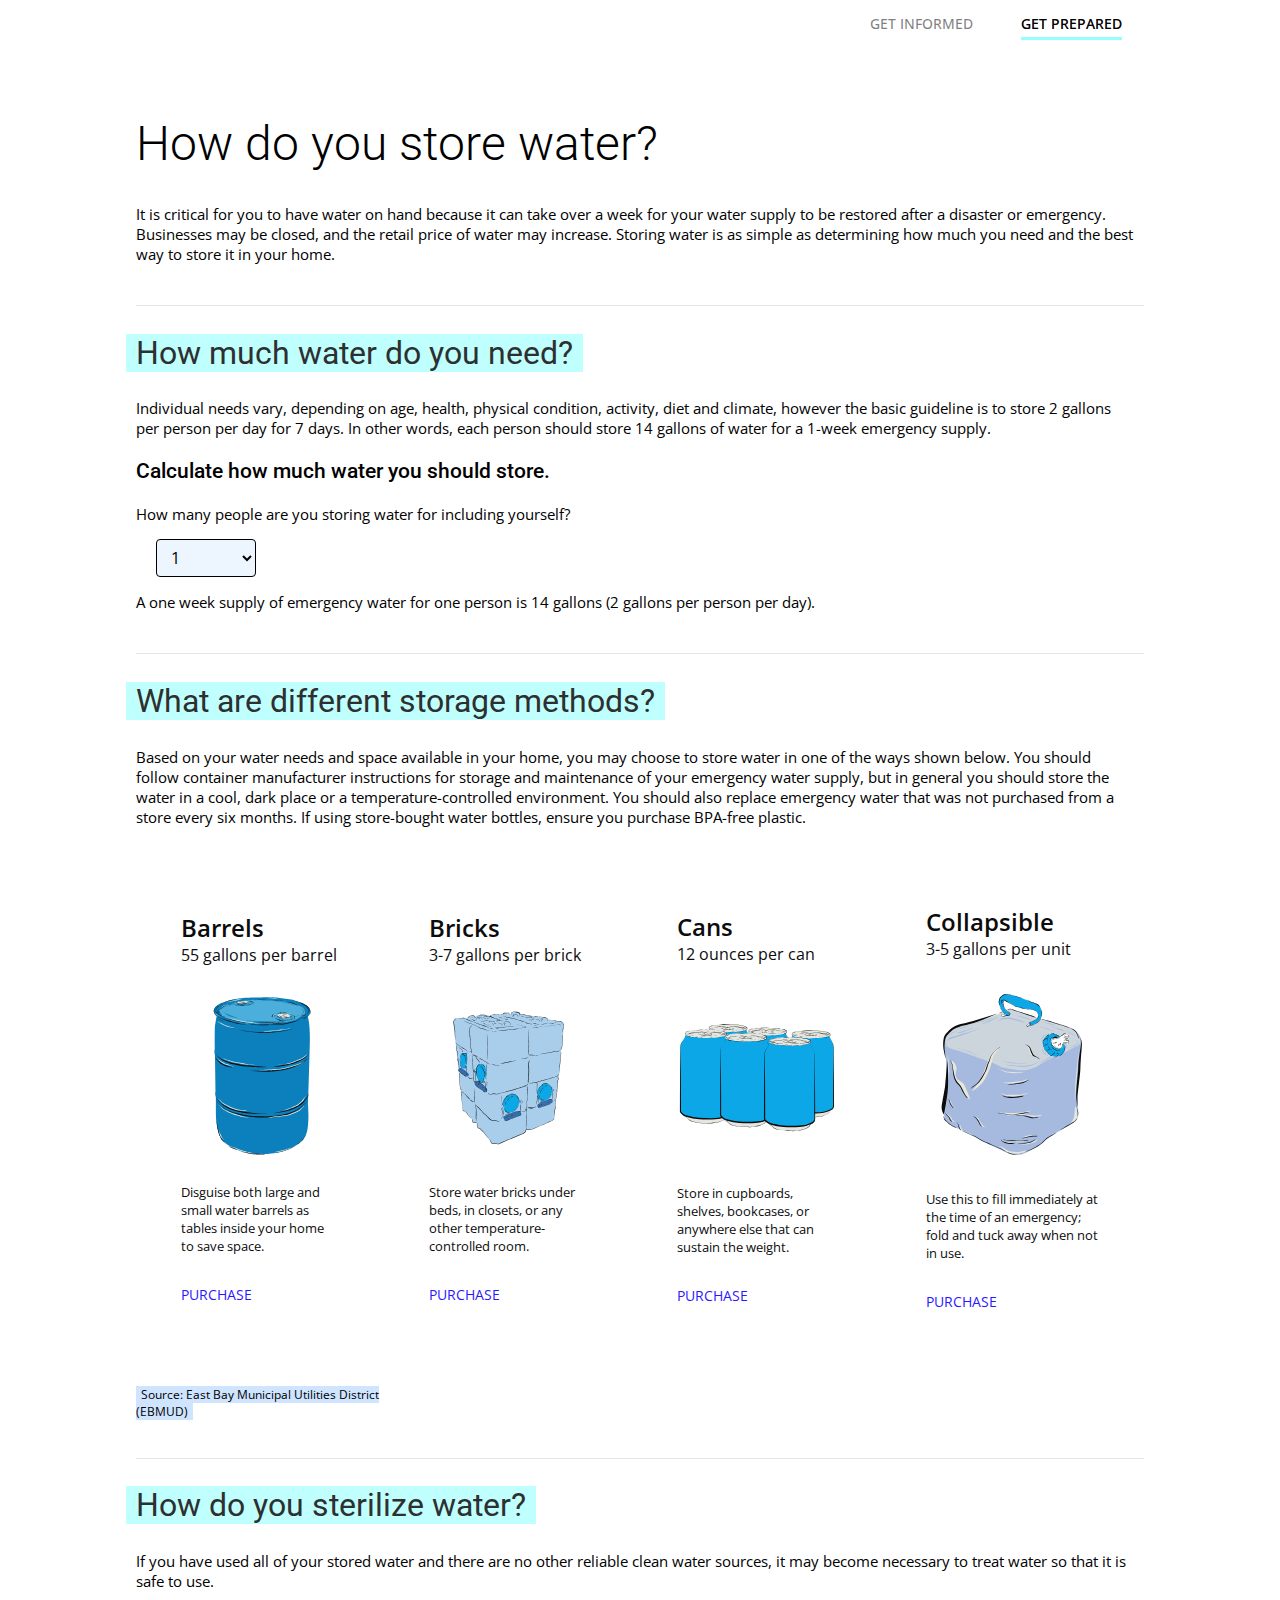
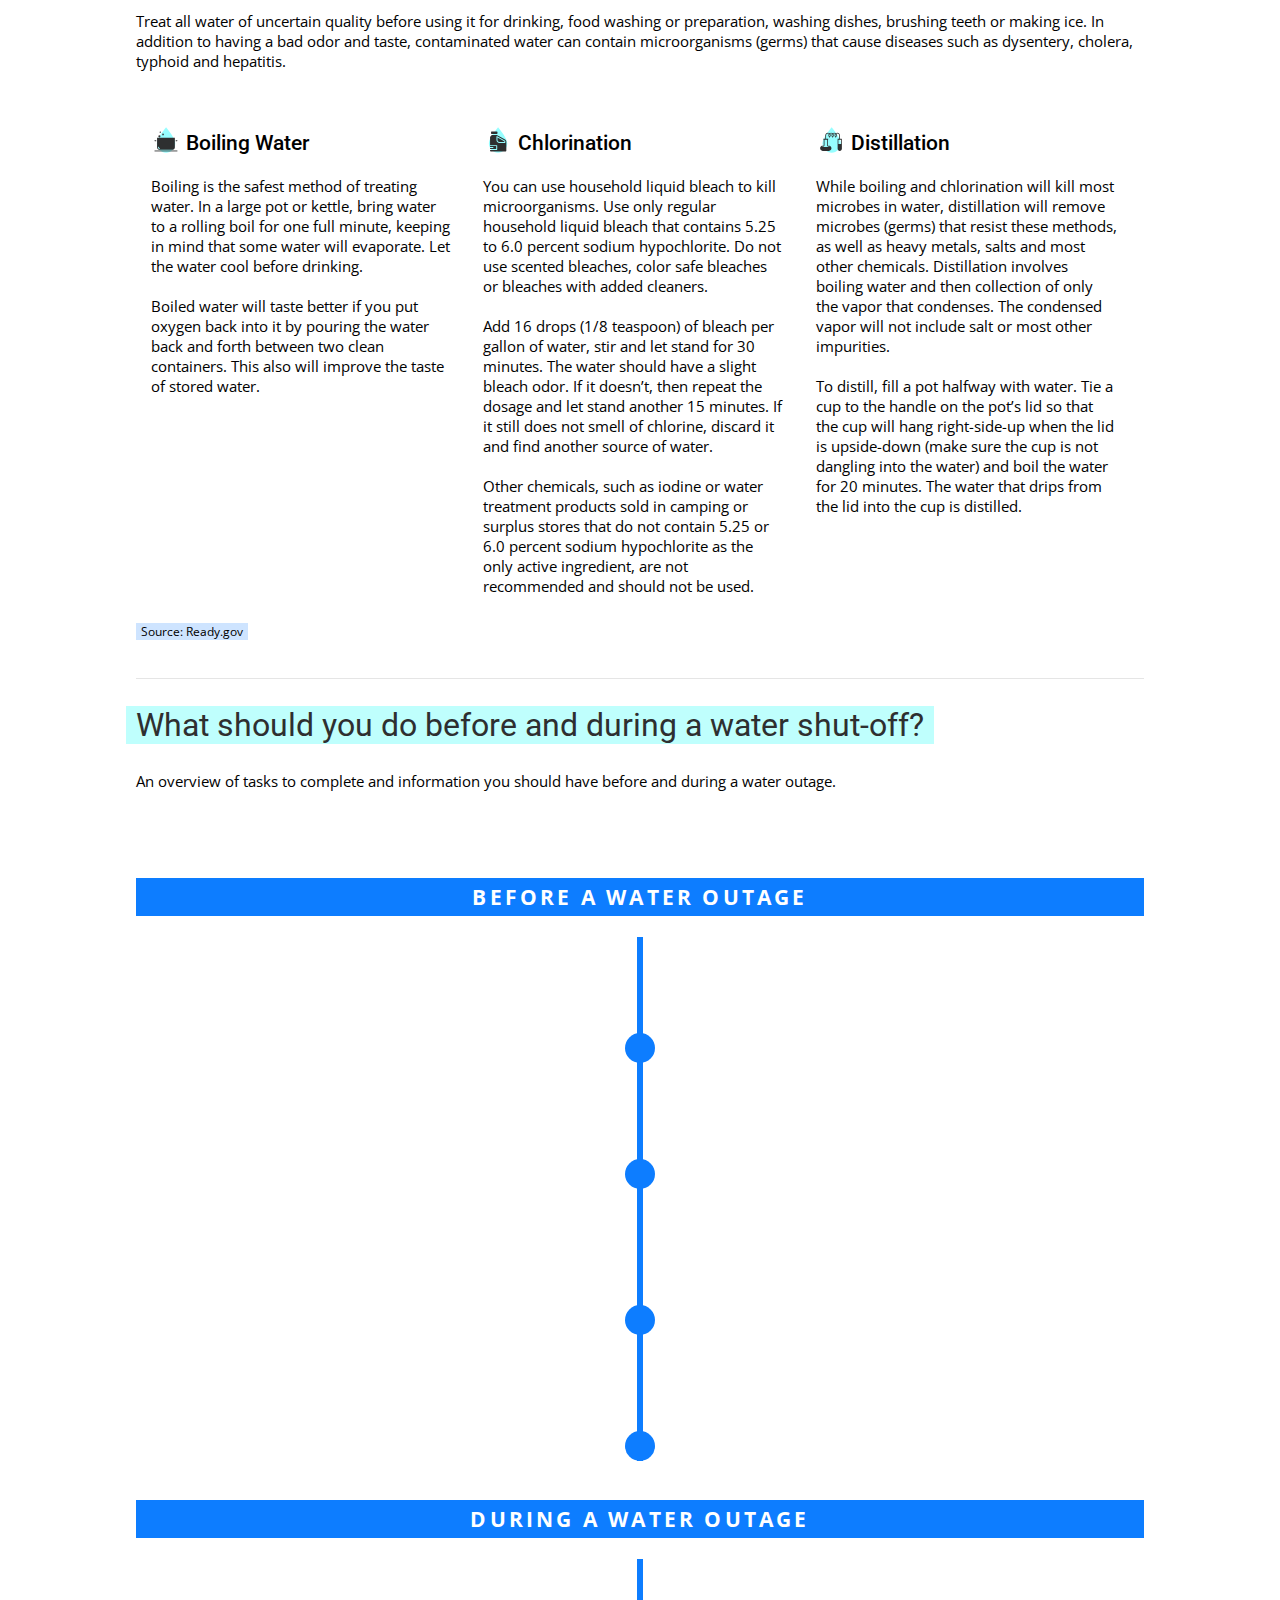
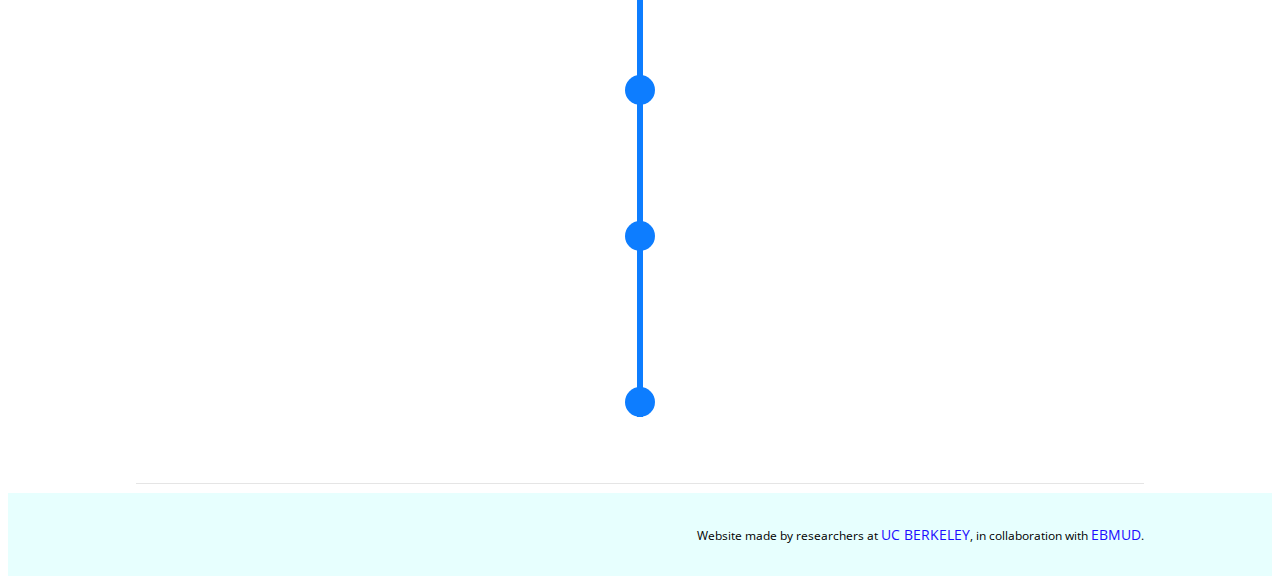
<file: getprepared.html>
<!DOCTYPE html>
<html lang="en">
	<head>
		<meta charset="utf-8"/>
		<title>Water Storage | Emergency Preparedness</title>
		<link rel="stylesheet" type="text/css" href="css/style.css">
	</head>

	<body>
		<header>
			<nav>
				<ul class="nav">
					<li>
						<a href="index.html" data-hover="Get Informed">Get Informed</a>
					</li>
					<li class="current">
						<a href="getprepared.html" data-hover="Get Prepared">Get Prepared</a>
					</li>
				</ul>
			</nav>
		</header>

		<div id= "Introduction">
			<h1>How do you store water?</h1>
			<p>
				It is critical for you to have water on hand because it can take over a
				week for your water supply to be restored after a disaster or emergency.
				Businesses may be closed, and the retail price of water may
				increase. Storing water is as simple as determining how much you need
				and the best way to store it in your home.
			</p>
			<br/>
		</div>

		<hr class="lighter">

		<div id= "How Much Water">
			<h2><span>How much water do you need?</span></h2>
			<p>
				Individual needs vary, depending on age, health, physical condition,
				activity, diet and climate, however the basic guideline is to store 2
				gallons per person per day for 7 days. In other words, each person should
				store 14 gallons of water for a 1-week emergency supply.
			</p>
			<h3>Calculate how much water you should store.</h3>
			<p>How many people are you storing water for including yourself?</p>
					<select id="mySelect" onchange="myFunction()">
						<option value="1" selected>1</option>
						<option value="2">2</option>
						<option value="3">3</option>
						<option value="4">4</option>
						<option value="5">5</option>
						<option value="6">6</option>
						<option value="7">7</option>
						<option value="8">8</option>
						<option value="9">9</option>
						<option value="10">10</option>
					</select>
			<p id="result">
				A one week supply of emergency water for one person is 14 gallons (2 gallons per person per day).
			</p>

			<br />
		</div>

		<hr class="lighter">

		<div id="Storage Methods">
			<h2><span>What are different storage methods?</span></h2>
			<p>
				Based on your water needs and space available in your home, you may
				choose to store water in one of the ways shown below. You should follow
				container manufacturer instructions for storage and maintenance of your
				emergency water supply, but in general you should store the water in a
				cool, dark place or a temperature-controlled environment. You should
				also replace emergency water that was not purchased from a store every
				six months. If using store-bought water bottles, ensure you purchase
				BPA-free plastic.
			</p>
			<br />

			<div class="multiple-cards">
				<div class="mcr-card">
					<div class="card-header">
						<span class="card-title">Barrels</span>
						<span class="subtitle">55 gallons per barrel</span>
					</div>
					<span class="card-content">
						<img class="card-image" src="svg/barrel.svg" />
					</span>
					<span class="card-footer">Disguise both large and
						small water barrels as tables inside your home to save space.
				</span>
					<span class="card-link"><a href="https://www.amazon.com/Emergency-Essentials-Water-Barrel-Gallon/dp/B006KAAUSQ">
						Purchase</a></span>
				</div>
				<div class="mcr-card">
					<div class="card-header">
						<span class="card-title">Bricks</span>
						<span class="subtitle">3-7 gallons per brick</span>
					</div>
					<span class="card-content">
						<img class="card-image" src="svg/bricks.svg" />
					</span>
					<span class="card-footer">Store water bricks under beds, in closets,
					or any other temperature-controlled room.</span>
					<span class="card-link"><a href="https://www.walmart.com/ip/WaterBrick-Blue-Polyethylene-3-5-gallon-BPA-free-Water-Storage-Container-Set-of-10/151681873?wmlspartner=wlpa&selectedSellerId=1812&adid=22222222227068828585&wl0=&wl1=g&wl2=c&wl3=175428130690&wl4=pla-284408639412&wl5=9032064&wl6=&wl7=&wl8=&wl9=pla&wl10=102975322&wl11=online&wl12=151681873&veh=sem&gclid=EAIaIQobChMIu5a18vmY5gIVErvsCh0pKQ_UEAQYAyABEgJXWvD_BwE">
						Purchase</a></span>
				</div>
				<div class="mcr-card">
					<div class="card-header">
						<span class="card-title">Cans</span>
						<span class="subtitle">12 ounces per can</span>
					</div>
					<span class="card-content">
						<img class="card-image" src="svg/cans.svg" />
					</span>
					<span class="card-footer">Store in cupboards, shelves, bookcases, or
					anywhere else that can sustain the weight.
				</span>
					<span class="card-link"><a href="https://www.amazon.com/Open-Water-Drinking-12-ounce-Aluminum/dp/B07C36L4QW">
						Purchase</a></span>
				</div>
				<div class="mcr-card">
					<div class="card-header">
						<span class="card-title">Collapsible</span>
						<span class="subtitle">3-5 gallons per unit</span>
					</div>
					<span class="card-content">
						<img class="card-image" src="svg/collapsible.svg" />
					</span>
					<span class="card-footer">Use this to fill immediately at the time of
						an emergency; fold and tuck away when not in use.
				</span>
					<span class="card-link"><a href="https://www.amazon.com/WaterStorageCube-Collapsible-Container-Outdoors-Backpack/dp/B07N8SRSCX">
						Purchase</a></span>
				</div>

			</div>
		<br />
		<p class="caption">
			<span>
			Source: East Bay Municipal Utilities District (EBMUD)
			</span>
		</p>
		<br />
		</div>

		<hr class="lighter">

		<div id="How Do You Sterilize Water?">
			<h2><span>How do you sterilize water?</span></h2>
			<p>
				If you have used all of your stored water and there are no other
				reliable clean water sources, it may become necessary to treat
				water so that it is safe to use.
				<br /> <br />
				Treat all water of uncertain quality before using it for drinking,
				food washing or preparation, washing dishes, brushing teeth or making
				ice. In addition to having a bad odor and taste, contaminated water can
				contain microorganisms (germs) that cause diseases such as dysentery,
				cholera, typhoid and hepatitis.
			</p>
			<br />

			<div class="sterilization">
  			<div class="column">
					<h3>
						<img style='vertical-align:bottom;' src="svg/boiling-icon.svg" width=30px>
						Boiling Water
					</h3>
					<p>
						Boiling is the safest method of treating water. In a large pot or
						kettle, bring water to a rolling boil for one full minute, keeping
						in mind that some water will evaporate. Let the water cool before
						drinking.
						<br /><br />

						Boiled water will taste better if you put oxygen back into it by
						pouring the water back and forth between two clean containers. This
						also will improve the taste of stored water.
					</p>
  			</div>
			  <div class="column">
			  	<h3>
						<img style='vertical-align:bottom;' src="svg/chlorination-icon.svg" width=30px>
						Chlorination
					</h3>
					<p>
						You can use household liquid bleach to kill microorganisms. Use
						only regular household liquid bleach that contains 5.25 to 6.0
						percent sodium hypochlorite. Do not use scented bleaches, color
						safe bleaches or bleaches with added cleaners.
						<br /><br />

						Add 16 drops (1/8 teaspoon) of bleach per gallon of water, stir and
						let stand for 30 minutes. The water should have a slight bleach
						odor. If it doesn’t, then repeat the dosage and let stand another
						15 minutes. If it still does not smell of chlorine, discard it and
						find another source of water.
						<br /><br />

						Other chemicals, such as iodine or water treatment products sold in
						camping or surplus stores that do not contain 5.25 or 6.0 percent
						sodium hypochlorite as the only active ingredient, are not
						recommended and should not be used.
					</p>
			  </div>
  			<div class="column">
					<h3>
						<img style='vertical-align:bottom' src="svg/distillation-icon.svg" width=30px>
						Distillation
					</h3>
					<p>
						While boiling and chlorination will kill most microbes in water,
						distillation will remove microbes (germs) that resist these methods,
						as well as heavy metals, salts and most other chemicals.
						Distillation involves boiling water and then collection of only the
						vapor that condenses. The condensed vapor will not include salt or
						most other impurities.
						<br /><br />
						To distill, fill a pot halfway with water. Tie a cup to the handle
						on the pot’s lid so that the cup will hang right-side-up when the
						lid is upside-down (make sure the cup is not dangling into the
						water) and boil the water for 20 minutes. The water that drips from
						the lid into the cup is distilled.
					</p>
  			</div>
</div>
			<p class="caption">
				<span>
				Source: Ready.gov
				</span>
			</p>
		<br />
		</div>

		<hr class="lighter">

		<div id="Timeline">
			<h2><span>What should you do before and during a water shut-off?</span></h2>
			<p>
				An overview of tasks to complete and information you should have before and during a water outage.
			</p>
			<section class="timeline">
  			<ul>
						<div id="Before">
						<h3 class="section-head">Before a Water Outage</h3>
					<li>
						<div>
							<time>BEFORE</time>
							Determine water needs for both sanitation and drinking.
						</div>
					</li>
					<li>
						<div>
							<time>BEFORE</time>
							Gather and store enough water for one week.
						</div>
					</li>
					<li>
						<div>
							<time>BEFORE</time>
							Stock up on products to minimize emergency water needs such as face and
							body wipes, paper plates, dry foods, etc.
						</div>
					</li>
					<li>
						<div>
							<time>BEFORE</time>
							Locate and understand how to use water shut-off valve.
						</div>
					</li>
				</div>
				<br />
					<!-- <hr class="timeline-div"> -->
					<div id="During">
					<h3 class="section-head">During a Water Outage</h3>
					<li>
						<div>
							<time>DURING</time>
							Fill collapsible water containers immediately upon notice of emergency.
						</div>
					</li>
    			<li>
      			<div>
        			<time>DURING</time>
							Monitor water supply status by checking news media and EBMUD website.
    			  </div>
					</li>
					<li>
      			<div>
        			<time>DURING</time>
							Treat water that may not be clean or safe to use if you have used all your stored water and
							cannot find reliable water sources.
    			  </div>
					</li>
				</div>
		</div>
		<hr class="lighter">

		<footer>
			<div class="footer">
			<p class="subtext">
				Website made by researchers at <a href="https://www.berkeley.edu/">UC Berkeley</a>,
				in collaboration with <a href="https://www.ebmud.com/">EBMUD</a>.
			</p>
		</div>
		</footer>

		<script src="https://cdnjs.cloudflare.com/ajax/libs/jquery/2.1.3/jquery.min.js"></script>
		<script src="https://ajax.googleapis.com/ajax/libs/jquery/1.11.1/jquery.min.js"></script>
		<script src=js/script.js></script>

	</body>
</html>
</file>
<file: css/style.css>
@import url('https://fonts.googleapis.com/css?family=Playfair+Display&display=swap');
@import url('https://fonts.googleapis.com/css?family=Open+Sans&display=swap');
@import url('https://fonts.googleapis.com/css?family=Roboto:300,400,500,700&display=swap');


body {
  padding-left: 10vw;
  padding-right: 10vw;
}

a {
  color: #1C0DFF;
  font-family: 'Open Sans', sans-serif;
  font-size: 14px;
  text-decoration: none;
  text-transform: uppercase;
}

h1{
  font-family: 'Roboto', sans-serif;
  font-weight: 300;
  padding-top: 50px;
  padding-right: 200px;
  font-size: 48px;
}

h2{
  margin-left: -10px;
  font-family: 'Roboto', serif;
  font-weight: 400;
  font-size: 32px;
  color: #2E2F30;
}

h2 span{
  padding-left: 10px;
  padding-right: 10px;
  background: #bffffd;
}

h3{
  font-family: 'Roboto', serif;
  font-weight: 500;
  font-size: 21px;
}

p{
  font-family: 'Open Sans', sans-serif;
  font-size: 15px;
  max-width: 1000px;
}

ul{
  /* margin-left:20px; */
}

li{
  font-family: 'Open Sans', sans-serif;
  font-size: 15px;
  max-width: 1000px;
}

select {
  height: 38px;
  padding: 6px 10px; /* The 6px vertically centers text on FF, ignored by Webkit */
  background-color: #fff;
  border: 1px solid #000;
  width: 100px;
  font-family: 'Open Sans', sans-seif;
  font-size: 16px;
  border-radius: 4px;
  box-shadow: none;
  box-sizing: border-box;
  margin-left: 20px;
  background: #EDF5FF;
  /* margin-bottom: 1.5rem; */
 }

  select:focus {
    color: #1C0DFF;
    font-weight: bold;
    border: 1px solid #1C0DFF;
    outline: 0; }

/* h1, h2, h3, p, li {
  max-width: 960px;
} */

p + ul {
    margin-top: -10px;
}

/* form {
  position: relative;
  margin-left: 20px;
  top:0;
  left:0;
  bottom:0;
  right:0;
  width:150px;
  height:50px;
}

input[type=number] {
  float: left;
  width: 70px;
  height: 35px;
  padding: 0;
  font-family: 'Open Sans';
  font-size: 1.2em;
  text-transform: uppercase;
  text-align: center;
  color: #1C0DFF;
  border: 2px #1C0DFF solid;
  background: none;
  outline: none;
  pointer-events: none;
}

span.spinner {
  position: relative;
  height: 40px;
  user-select: none;
  -ms-user-select: none;
  -moz-user-select: none;
  -webkit-user-select: none;
  -webkit-touch-callout: none;
}

span.spinner > .sub,
span.spinner > .add {
  float: left;
  display: block;
  width: 35px;
  height: 35px;
  text-align: center;
  font-family: 'Open Sans';
  font-weight: 700;
  font-size: 1.2em;
  line-height: 33px;
  color: #1C0DFF;
  border: 2px #1C0DFF solid;
  border-right: 0;
  border-radius: 2px 0 0 2px;
  cursor: pointer;
  transition: 0.1s linear;
  -o-transition: 0.1s linear;
  -ms-transition: 0.1s linear;
  -moz-transition: 0.1s linear;
  -webkit-transition: 0.1s linear;
}

span.spinner > .add {
  top: 0;
  border: 2px #1C0DFF solid;
  border-left: 0;
  border-radius: 0 2px 2px 0;
}

span.spinner > .sub:hover,
span.spinner > .add:hover {
  background: #1C0DFF;
  color: #ffffff;
}
 input[type=number]::-webkit-inner-spin-button,
 input[type=number]::-webkit-outer-spin-button {
 -webkit-appearance: none;
} */

hr.lighter {
  border: 0;
  height: 0;
  border-top: 1px solid rgba(0, 0, 0, 0.1);
  border-bottom: 1px solid rgba(255, 255, 255, 0.3);
}

/* hr.timeline-div {
  border: 0;
  width: 75%;
  height:0;
  border-top: 5px solid #bffffd;
  border-bottom: 1px solid rgba(255, 255, 255, 0.3);
} */

h3.section-head {
  font-family:'Open Sans', sans-serif;
  font-weight: bolder;
  text-transform: uppercase;
  letter-spacing: .2rem;
  padding-top: 5px;
  padding-bottom: 5px;
  text-align: center;
  color: #fff;
  background: #0D7DFF;
}

.bold-text {
  font-weight: bolder;
}

.half-caption {
  font-size:12px;
  max-width: 250px;
}

.caption {
  font-size:12px;
  max-width: 300px;
}

.caption span{
  padding-left: 5px;
  padding-right: 5px;
  background: #cee4ff;
}

.column {
  float: left;
  width: 30%;
  margin-left: 15px;
  margin-right: 15px;
  /* padding-left: 15px;
  padding-right: 15px; */
}

.footer {
  background: #E7FFFE;
  padding: 20px 0;
  margin-left: -10vw;
  margin-right: -10vw;
}

.half-page {
  display: flex;
  max-width: 45vw;
}

.subtext {
  font-size: 12px;
  text-align: right;
  max-width: none;
  margin-right: 10vw;
}

.gen-link {
  margin-left: 20px;
}

.sterilization:after {
  content: "";
  display: table;
  clear:both;
}

.timeline ul {
  background: #fff;
  padding: 50px 0;
}

.timeline ul li {
  list-style-type: none;
  position: relative;
  width: 6px;
  margin: 0 auto;
  padding-top: 50px;
  background: #0D7DFF;
}

.timeline ul li::after {
  content: '';
  position: absolute;
  left: 50%;
  bottom: 0;
  transform: translateX(-50%);
  width: 30px;
  height: 30px;
  border-radius: 50%;
  background: inherit;
}

/* text background */
.timeline ul li div {
  position: relative;
  bottom: 0;
  width: 400px;
  padding: 15px;
  background: #bffffd;
}

.timeline ul li div::before {
  content: '';
  position: absolute;
  bottom: 7px;
  width: 0;
  height: 0;
  border-style: solid;
}

.timeline ul li:nth-child(odd) div {
  left: 45px;
}

/* pointer */
.timeline ul li:nth-child(odd) div::before {
  left: -15px;
  border-width: 8px 16px 8px 0;
  border-color: transparent #bffffd transparent transparent;
}

.timeline ul li:nth-child(even) div {
  left: -470px;
}

/* pointer */
.timeline ul li:nth-child(even) div::before {
  right: -15px;
  border-width: 8px 0 8px 16px;
  border-color: transparent transparent transparent #bffffd;
}

time {
  display: block;
  font-family: 'Open Sans', sans-serif;;
  font-size: .8rem;
  font-weight: 900;
  margin-bottom: 8px;
  color: rgba(0,0,0,.6);
}


/* EFFECTS
–––––––––––––––––––––––––––––––––––––––––––––––––– */

.timeline ul li::after {
  transition: background .5s ease-in-out;
}

.timeline ul li.in-view::after {
  background: #0D7DFF;
}

.timeline ul li div {
  visibility: hidden;
  opacity: 0;
  transition: all .5s ease-in-out;
}

.timeline ul li:nth-child(odd) div {
  transform: translate3d(200px, 0, 0);
}

.timeline ul li:nth-child(even) div {
  transform: translate3d(-200px, 0, 0);
}

.timeline ul li.in-view div {
  transform: none;
  visibility: visible;
  opacity: 1;
}

.nav {
  font-family: 'Open Sans', sans-serif;
  text-align:right;
  text-transform: uppercase;
  font-size: 13px;
  font-weight:500;
}

.nav * {
  box-sizing: border-box;
}

.nav li {
  display: inline-block;
  list-style: outside none none;
  margin: 0 1.5em;
  padding: 0;
}

.nav a {
  padding: 0.5em 0;
  color: rgba(0, 0, 0, 0.5);
  position: relative;
  /* letter-spacing: 1px; */
  text-decoration: none;
}

.nav a:before,
.nav a:after {
  position: absolute;
  -webkit-transition: all 0.35s ease;
  transition: all 0.35s ease;
}

.nav a:before {
  bottom: 0;
  display: block;
  height: 3px;
  width: 0%;
  content: "";
  background-color: #96FEFF;
}
.nav a:after {
  left: 0;
  top: 0;
  padding: 0.5em 0;
  position: absolute;
  content: attr(data-hover);
  color: #000000;
  white-space: nowrap;
  max-width: 0%;
  overflow: hidden;
}
.nav a:hover:before,
.nav .current a:before {
  opacity: 1;
  width: 100%;
}
.nav a:hover:after,
.nav .current a:after {
  max-width: 100%;
}

.nav .current {
  color: #000000;

}

.multiple-cards {
  display: flex;
}

.mcr-card {
  border-radius: 10px;
  background-color: #ffffff;
  display: flex;
  justify-content: center;
  flex-direction: column;
  padding: 15px;
  margin: 15px;
  max-width: 280px;
  opacity: 0.95;
  transition: transform .5s, opacity .5s, max-height .5s, margin-bottom .3s;
}
.mcr-card .card-header {
  font-family: 'Open Sans', sans-serif;
  padding: 15px;
  display: flex;
  flex-direction: column;
}
.mcr-card .card-header .card-title {
  font-size: 24px;
  font-weight: 600;
}
.mcr-card .card-header .card-subtitle {
  font-size: 14px;
}
.mcr-card .card-content {
  display: flex;
  justify-content: center;
  flex-direction: column;
}
.mcr-card .card-content img {
  max-width: 200px;
  max-height: 200px;
  object-fit: contain;
  justify-content: center;
  border-radius: 10px;
  /* box-shadow: 15px 15px 15px -15px rgba(0, 0, 0, 0.6); */
  cursor: pointer;
  transition: margin-bottom .3s;
}
.mcr-card .card-footer {
  display: flex;
  justify-content: center;
  padding: 15px;
  font-family: 'Open Sans', sans-serif;
  font-size: 13px;
}

.mcr-card .card-link {
  display: flex;
  justify-content: left;
  padding: 15px;
  font-family: 'Open Sans', sans-serif;
  font-size: 13px;
}

.mcr-card:hover {
  transform: scale(1.1, 1.1) translateY(10px);
  /* border: 1px #D5D3FF solid; */
  box-shadow: 10px 10px 20px -15px rgba(0, 0, 0, 0.25);
  opacity: 1;
  max-height: 520px;
  transition: transform .5s, opacity .5s, max-height .5s, margin-bottom .3s;
}
.mcr-card:hover .card-footer {
  color: #000 !important;
}
</file>
